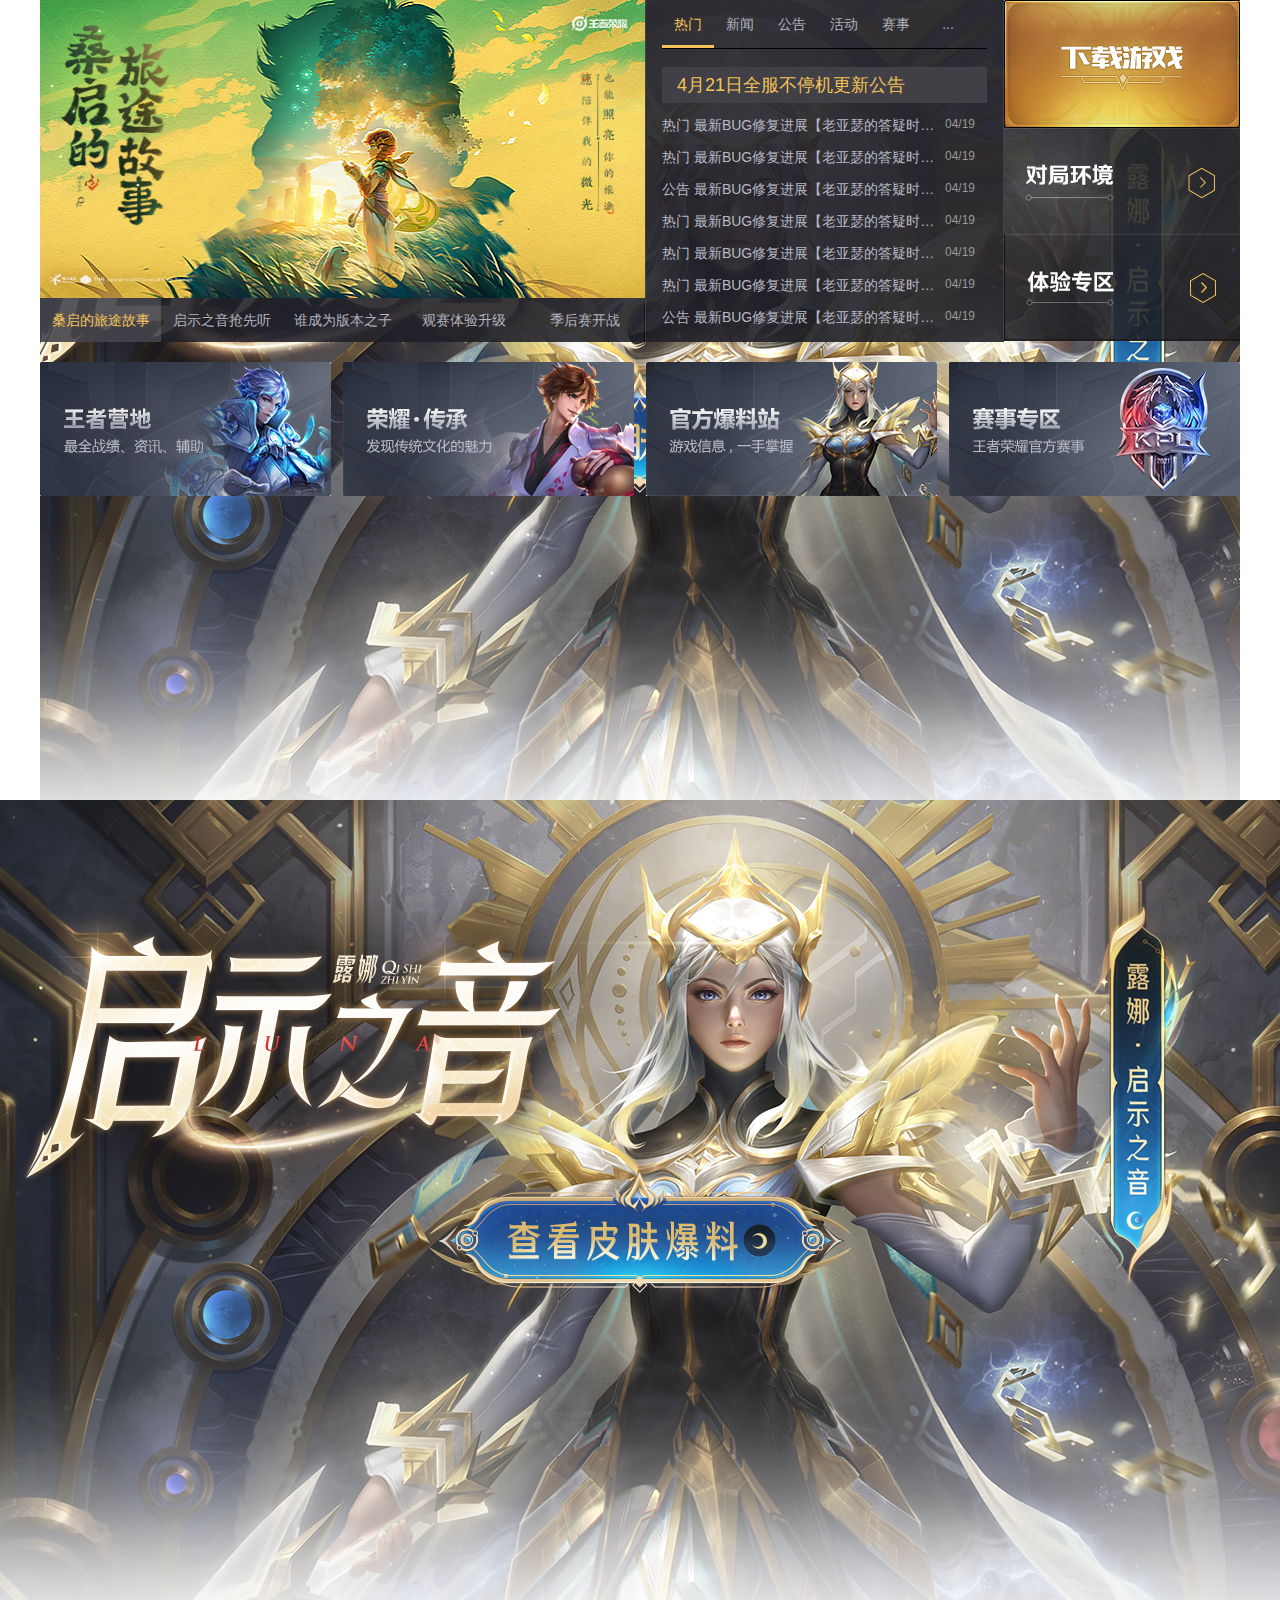
<file: main-sec1.html>
<!DOCTYPE html>
<html lang="en">

<head>
  <meta charset="UTF-8">
  <meta http-equiv="X-UA-Compatible" content="IE=edge">
  <meta name="viewport" content="width=device-width, initial-scale=1.0">
  <title>honorOfKing-main</title>
  <link rel="stylesheet" href="./css/reset.css">
  <link rel="stylesheet" href="./css/common.css">
  <link rel="stylesheet" href="./css/main-sec1.css">
</head>

<body>
  <!-- main -->
  <div class=" main main_wrap">
    <!-- main-section1 -->
    <div class="main-sec1">
      <!-- main-section1-top -->
      <div class="main-sec1-top">
        <div class="main-sec1-top-left">
          <!-- big pic sec -->
          <div class="sec1-topLeft-pic">
            <ul class="sec1-top-left-image">
              <li>
                <a href="">
                  <img src="./img/banner_01.jpeg" alt="">
                </a>
              </li>
              <li>
                <a href="">
                  <img src="./img/banner_01.jpeg" alt="">
                </a>
              </li>
              <li>
                <a href="">
                  <img src="./img/banner_01.jpeg" alt="">
                </a>
              </li>
            </ul>
            <ul class="sec1-top-left-bar">
              <li class="item active">
                <a href="#">桑启的旅途故事</a>
              </li>
              <li class="item">
                <a href="#">启示之音抢先听</a>
              </li>
              <li class="item">
                <a href="#">谁成为版本之子</a>
              </li>
              <li class="item">
                <a href="#">观赛体验升级</a>
              </li>
              <li class="item">
                <a href="#">季后赛开战</a>
              </li>
            </ul>
          </div>
          <!-- mid news sec -->
          <div class="sec1-topLeft-newsPart">
            <div class="sec1-topLeft-newsIcon">
              <ul class="sec1-topLeft-newsBar">
                <li class="item active">
                  <a href="">热门</a>
                </li>
                <li class="item">
                  <a href="">新闻</a>
                </li>
                <li class="item">
                  <a href="">公告</a>
                </li>
                <li class="item">
                  <a href="">活动</a>
                </li>
                <li class="item">
                  <a href="">赛事</a>
                </li>
                <li class="item more">
                  <a href="">...</a>
                </li>
              </ul>
            </div>
            <div class="sec1-topleft-newsNotice">
              <p class="">
                <a href="#">4月21日全服不停机更新公告</a>
              </p>
            </div>
            <div class="sec1-topLeft-newsDetail">
              <ul class="sec1-topLeft-newsList">
                <li class="item">
                  <a class="desc nowrap_ellipsis" href="#">
                    <i class="news_type news_type_hot">热门</i>
                    最新BUG修复进展【老亚瑟的答疑时间】
                  </a>
                  <span class="date">04/19</span>
                </li>
                <li class="item">
                  <a class="desc nowrap_ellipsis" href="#">
                    <i class="news_type news_type_hot">热门</i>
                    最新BUG修复进展【老亚瑟的答疑时间】
                  </a>
                  <span class="date">04/19</span>
                </li>
                <li class="item">
                  <a class="desc nowrap_ellipsis" href="#">
                    <i class="news_type news_type_notice">公告</i>
                    最新BUG修复进展【老亚瑟的答疑时间】
                  </a>
                  <span class="date">04/19</span>
                </li>
                <li class="item">
                  <a class="desc nowrap_ellipsis " href="#">
                    <i class="news_type news_type_hot">热门</i>
                    最新BUG修复进展【老亚瑟的答疑时间】
                  </a>
                  <span class="date">04/19</span>
                </li>
                <li class="item">
                  <a class="desc nowrap_ellipsis " href="#">
                    <i class="news_type news_type_hot">热门</i>
                    最新BUG修复进展【老亚瑟的答疑时间】
                  </a>
                  <span class="date">04/19</span>
                </li>
                <li class="item">
                  <a class="desc nowrap_ellipsis" href="#">
                    <i class="news_type news_type_hot">热门</i>
                    最新BUG修复进展【老亚瑟的答疑时间】
                  </a>
                  <span class="date">04/19</span>
                </li>
                <li class="item">
                  <a class="desc nowrap_ellipsis" href="#">
                    <i class="news_type news_type_notice">公告</i>
                    最新BUG修复进展【老亚瑟的答疑时间】
                  </a>
                  <span class="date">04/19</span>
                </li>
              </ul>
            </div>
          </div>
        </div>
        <div class="main-sec1-top-right">
          <a href="#"></a>
          <a href="#"></a>
          <a href="#"></a>
        </div>
      </div>

      <!-- main-section2-bottom -->
      <div class="main-sec1-bottom">
        <ul class="main-sec1-bottom-imgBar">
          <li class="item">
            <a href="#">
              <img src="./img/entrance_01.jpg" alt="">
            </a>
          </li>
          <li class="item">
            <a href="#">
              <img src="./img/entrance_02.png" alt="">
            </a>
          </li>
          <li class="item">
            <a href="#">
              <img src="./img/entrance_03.jpg" alt="">
            </a>
          </li>
          <li class="item">
            <a href="#">
              <img src="./img/entrance_04.png" alt="">
            </a>
          </li>
        </ul>
      </div>
    </div>

    <!-- main-section2 -->
    <div class="main-sec2"></div>

  </div>

  <!-- main -->




</body>

</html>

 <div class="main main_wrapper">
    
  </div>







</div>
</file>
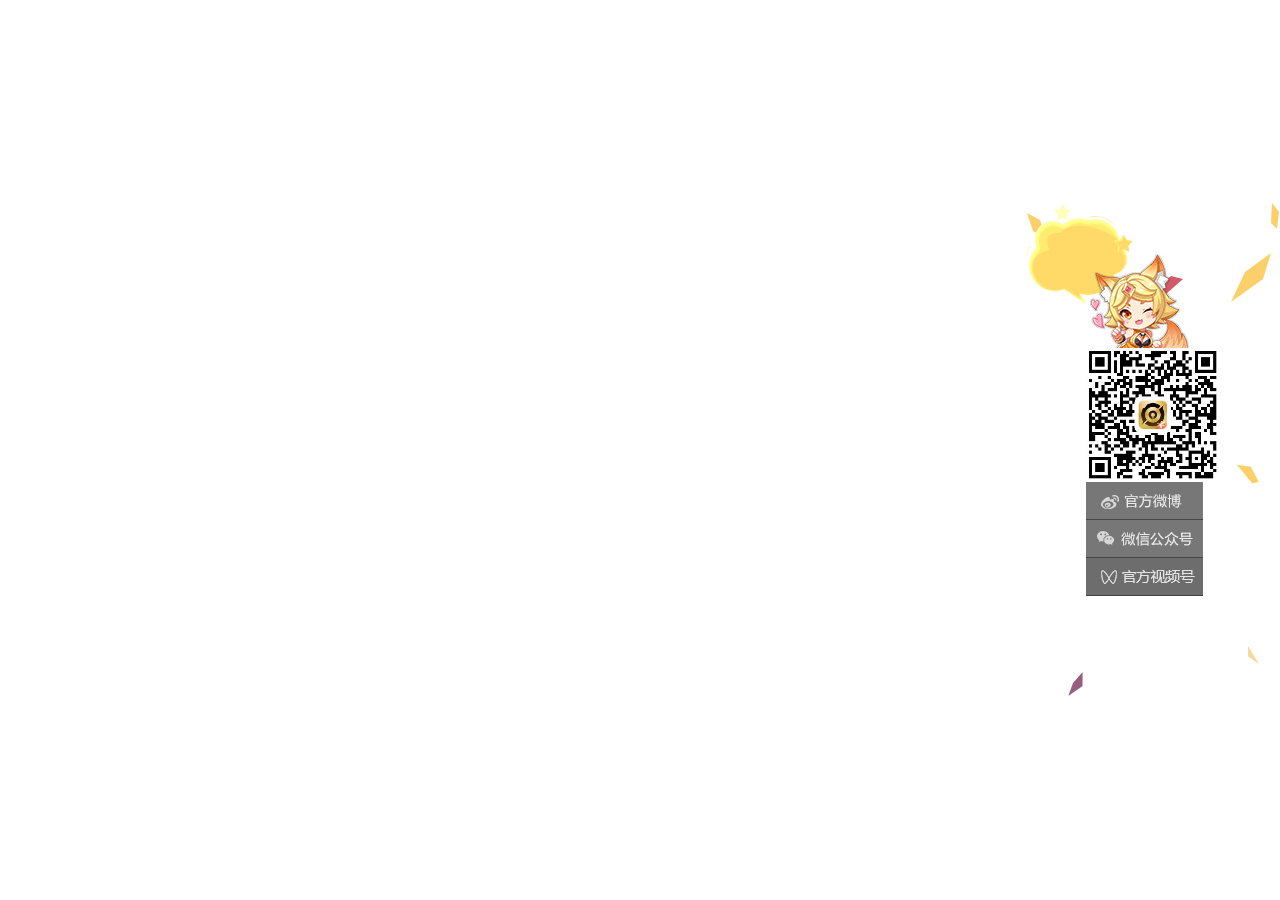
<file: page-float.html>
<!DOCTYPE html>
<html lang="en">
<head>
  <meta charset="UTF-8">
  <meta http-equiv="X-UA-Compatible" content="IE=edge">
  <meta name="viewport" content="width=device-width, initial-scale=1.0">
  <title>honorOFKing-Cartoon</title>
  <link rel="stylesheet" href="./css/reset.css">
  <link rel="stylesheet" href="./css/common.css">
  <link rel="stylesheet" href="./css/page-float.css">
</head>
<body>
  <div class="pageFloat">
    <div class="girl">
      <img src="./img/right_dj.png" alt="">
    </div>
    <div class="downpart">
      <img class="code" src="./img/right_code.webp" alt="">
      <ul class="social">
        <li class="wb right_sprite"></li>
        <li class="wx right_sprite"></li>
        <li class="sp right_sprite"></li>
      </ul>
    </div>
   

  </div>
</body>
</html>
</file>
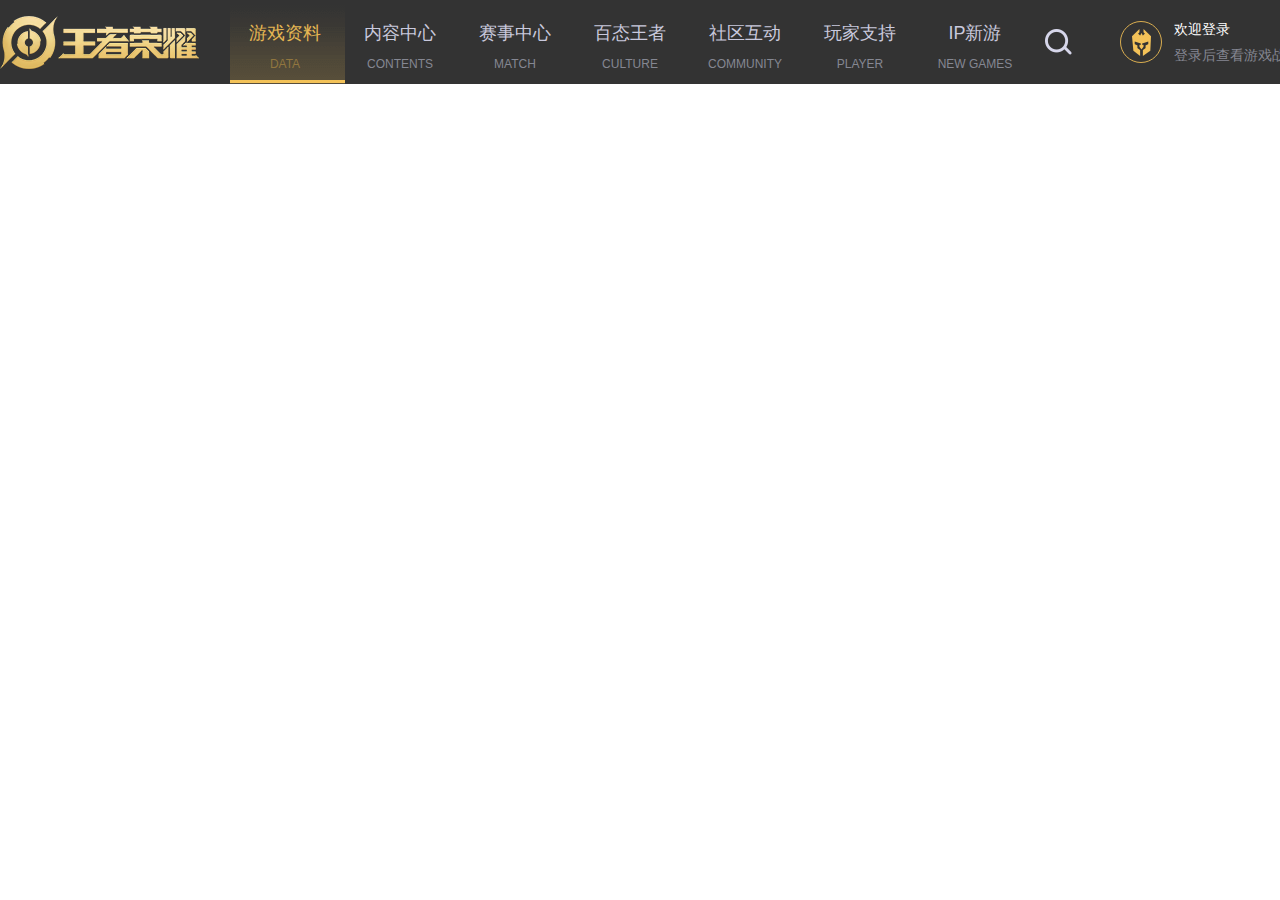
<file: page-header.html>
<!DOCTYPE html>
<html lang="en">

<head>
  <meta charset="UTF-8">
  <meta http-equiv="X-UA-Compatible" content="IE=edge">
  <meta name="viewport" content="width=device-width, initial-scale=1.0">
  <title>honorOfKing-header</title>
  <link rel="stylesheet" href="./css/reset.css">
  <link rel="stylesheet" href="./css/common.css">
  <link rel="stylesheet" href="./css/page-header.css">
  <link rel="stylesheet" href="./css/">
</head>

<body>
  <!-- header -->
  <div class="header">
    <div class="header_wrap">
      <!-- header-left -->
      <div class="header-left">
        <h2 class="header-logo">
          <a href="#">王者荣耀</a>
        </h2>
        <ul class="header-bar">
          <li class="header-bar-options active">
            <a href="#">
              游戏资料
              <span class="header-bar-options-desc">DATA</span>
            </a>
          </li>
          <li class="header-bar-options">
            <a href="#">
              内容中心
              <span class="header-bar-options-desc">CONTENTS</span>
            </a>
          </li>
          <li class="header-bar-options">
            <a href="#">
              赛事中心
              <span class="header-bar-options-desc">MATCH</span>
            </a>
          </li>
          <li class="header-bar-options">
            <a href="#">
              百态王者
              <span class="header-bar-options-desc">CULTURE</span>
            </a>
          </li>
          <li class="header-bar-options">
            <a href="#">
              社区互动
              <span class="header-bar-options-desc">COMMUNITY</span>
            </a>
          </li>
          <li class="header-bar-options">
            <a href="#">
              玩家支持
              <span class="header-bar-options-desc">PLAYER</span>
            </a>
          </li>
          <li class="header-bar-options">
            <a href="#">
              IP新游
              <span class="header-bar-options-desc">NEW GAMES</span>
            </a>
          </li>
        </ul>
        <div class="header-left-search">
          <a href="#"></a>
        </div>
      </div>
      <!-- header-right -->
      <div class="header-right">
        <a class="header-right-levelIcon" href="#">
          <img src="./img/header_login.png" alt="">
        </a>
        <div class="header-right-login">
          <a href="#">欢迎登录</a>
          <p>登录后查看游戏战绩</p>
        </div>
      </div>
    </div>
    <div class="header-show">
      <div class="header-show-box">
        <dl class="list">
          <dd class="item">
            <a href="#">
              <i class="icon_sprite icon_sprite_guard"></i>
              版本介绍</a>
          </dd>
          <dd class="item">
            <a href="#">
              <i class="icon_type icon_type_hot"></i>
              游戏介绍
            </a>
          </dd>
          <dd class="item">
            <a href="#">英雄资料</a>
          </dd>
          <dd class="item">
            <a href="#">爆料站</a>
          </dd>
          <dd class="item">
            <a href="#">
              <i class="icon_type icon_type_fans"></i>
              世界观体验站
            </a>
          </dd>
          <dd class="item">
            <a href="#">游戏壁纸</a>
          </dd>
        </dl>
        <dl class="list">
          <dd class="item">
            <a href="#">版本介绍</a>
          </dd>
          <dd class="item">
            <a href="#">
              <i class="icon_type icon_type_hot"></i>
              游戏介绍
            </a>
          </dd>
          <dd class="item">
            <a href="#">英雄资料</a>
          </dd>
          <dd class="item">
            <a href="#">爆料站</a>
          </dd>
          <dd class="item">
            <a href="#">
              <i class="icon_type icon_type_fans"></i>
              世界观体验站
            </a>
          </dd>
          <dd class="item">
            <a href="#">游戏壁纸</a>
          </dd>
        </dl>
        <dl class="list">
          <dd class="item">
            <a href="#">版本介绍</a>
          </dd>
          <dd class="item">
            <a href="#">
              <i class="icon_type icon_type_hot"></i>
              游戏介绍
            </a>
          </dd>
          <dd class="item">
            <a href="#">英雄资料</a>
          </dd>
          <dd class="item">
            <a href="#">爆料站</a>
          </dd>
          <dd class="item">
            <a href="#">
              <i class="icon_type icon_type_fans"></i>
              世界观体验站
            </a>
          </dd>
          <dd class="item">
            <a href="#">游戏壁纸</a>
          </dd>
        </dl>
        <dl class="list">
          <dd class="item">
            <a href="#">
              <i class="icon_sprite icon_sprite_hot"></i>
              版本介绍
            </a>
          </dd>
          <dd class="item">
            <a href="#">
              <i class="icon_type icon_type_hot"></i>
              游戏介绍
            </a>
          </dd>
          <dd class="item">
            <a href="#">英雄资料</a>
          </dd>
          <dd class="item">
            <a href="#">爆料站</a>
          </dd>
          <dd class="item">
            <a href="#">
              <i class="icon_sprite icon_sprite_fans"></i>
              世界观体验站
            </a>
          </dd>
          <dd class="item">
            <a href="#">游戏壁纸</a>
          </dd>
        </dl>
        <dl class="list">
          <dd class="item">
            <a href="#">版本介绍</a>
          </dd>
          <dd class="item">
            <a href="#">
              <i class="icon_type icon_type_hot"></i>
              游戏介绍
            </a>
          </dd>
          <dd class="item">
            <a href="#">英雄资料</a>
          </dd>
          <dd class="item">
            <a href="#">爆料站</a>
          </dd>
          <dd class="item">
            <a href="#">
              <i class="icon_type icon_type_fans"></i>
              世界观体验站
            </a>
          </dd>
          <dd class="item">
            <a href="#">游戏壁纸</a>
          </dd>
        </dl>
        <dl class="list">
          <dd class="item">
            <a href="#">版本介绍</a>
          </dd>
          <dd class="item">
            <a href="#">
              <i class="icon_type icon_type_hot"></i>
              游戏介绍
            </a>
          </dd>
          <dd class="item">
            <a href="#">英雄资料</a>
          </dd>
          <dd class="item">
            <a href="#">爆料站</a>
          </dd>
          <dd class="item">
            <a href="#">
              <i class="icon_sprite icon_sprite_guard"></i>
              世界观体验站
            </a>
          </dd>
          <dd class="item">
            <a href="#">游戏壁纸</a>
          </dd>
        </dl>
        <dl class="list">
          <dd class="item">
            <a href="#">版本介绍</a>
          </dd>
          <dd class="item">
            <a href="#">
              <i class="icon_type icon_type_hot"></i>
              游戏介绍
            </a>
          </dd>
          <dd class="item">
            <a href="#">英雄资料</a>
          </dd>
          <dd class="item">
            <a href="#">爆料站</a>
          </dd>
          <dd class="item">
            <a href="#">
              <i class="icon_type icon_type_fans"></i>
              世界观体验站
            </a>
          </dd>
          <dd class="item">
            <a href="#">游戏壁纸</a>
          </dd>
        </dl>
      </div>
    </div>
  </div>
  <!-- header -->

</body>
</html>
</file>
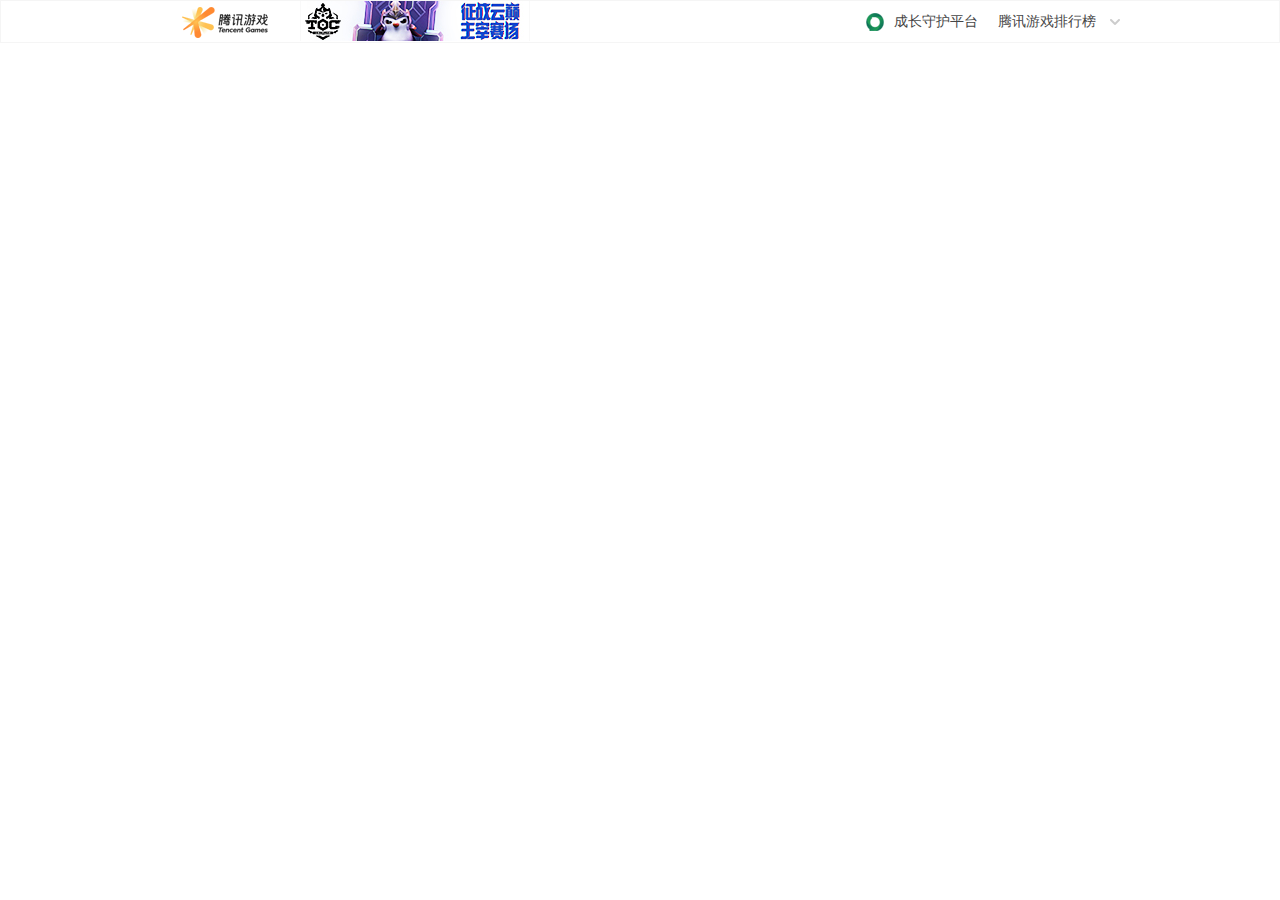
<file: page-top.html>
<!DOCTYPE html>
<html lang="en">

<head>
  <meta charset="UTF-8">
  <meta http-equiv="X-UA-Compatible" content="IE=edge">
  <meta name="viewport" content="width=device-width, initial-scale=1.0">
  <title>honorOfKing-top</title>
  <link rel="stylesheet" href="./css/reset.css">
  <link rel="stylesheet" href="./css/common.css">
  <link rel="stylesheet" href="./css/page-top.css">
</head>

<body>
  <!-- top bar area -->
  <div class="top">
    <div class="top_wrap">
      <div class="top-left">
        <h2 class="top-left-logo">
          <a class="top-logo-icon" href="#">腾讯游戏</a>
        </h2>
        <div class="top-left-game" href="#">
          <a class="reco-game" href="#">
            <img class="reco-game-img" src="./img/recommend_game.jpg" alt="">
          </a>
          <a class="reco-ads" href="#">
            <img class="reco-ads-img" src="./img/recommend_ad.jpg" alt="">
          </a>
        </div>
      </div>
      <div class="top-right">
        <div class="top-right-spanLeft">
          <a href="#">
            <i class="icon-grow top_sprite top_i"></i>
            成长守护平台
          </a>
        </div>
        <div class="top-right-spanRight">
          <a href="#">
            腾讯游戏排行榜
            <i class="icon-drag top_sprite top_i"></i>
            <div class="dropdown">
              <iframe src="https://game.gtimg.cn/images/js/title/title_game_rank.html" frameborder="0"></iframe>
            </div>
          </a>
        </div>
      </div>
    </div>
  </div>
  <!-- top bar area -->
</body>

</html>
</file>
<file: css/common.css>
/* body*/
body {
  font: 14px/1.5 "Microsoft YaHei",Tahoma,"simsun",sans-serif;
  color: #333;
}

/* main layout */
.main {
  height: 800px;
  background: url(../img/main_bg.jpg) no-repeat center top;
}

.top_wrap {
  width: 980px;
  margin: 0 auto;
}

.header_wrap {
  width: 1300px;
  margin: 0 auto;
}

.main_wrap {
  width: 1200px;
  margin: 0 auto;
}

/* header layout */
.main_sec2_header{
  display: flex;
  justify-content: space-between;
  width: 872px;
  height: 33px;
  line-height: 33px;
  margin-bottom: 12px;
}

.header_left {
  display: flex;
  /* padding-left: 30px; */
  font-size: 22px;
  color: #323235;
}

.header_left::before{
  content: "";
  display: inline-block;
  width: 33px;
  height: 33px; 
  background-image: url(../img/main_sprite.png);
}

.header_right{
  display: flex;
  align-items: center;
  padding-left: 22px;
}

.header_right::before{
  content: "";
  display: inline-block;
  width: 21px;
  height: 21px;
  background-image: url(../img/main_sprite.png);
  background-position:  -252px 4px;;
}



/* top-sprit */
.top_sprite {
  width: 30px;
  height: 30px;
  background: url(../img/top_sprite.png) no-repeat;
}

.top_i {
  display: inline-block;
  vertical-align: middle;

}


/* Signal video */

.video_block {
  display: flex;
  justify-content: space-between;
  /* flex-flow: row nowrap; */
  flex-wrap: wrap;
}

.video_item {
  width: 212px;
  margin-bottom: 20px;

}

.video_point {
  display: block;
  width: 100%;
}

.video_top{
  position: relative;
  border-radius: 3px;
  overflow: hidden;
}

.video_img {
  width: 100%;
}

.video_img_desc {
  display: flex;
  justify-content: space-between;
  position: absolute;
  bottom: 0;
  left: 0;
  right: 0;
  height: 22px;
  padding: 0 10px;
  line-height: 22px;
  color: #fff;
  font-size: 12px;
  background-color: rgba(0,0,0,.6);
}

.video_img_desc_left {
  padding-left: 16px;
  background: url(./img/main_sprite.png) no-repeat -256px -59px;
}

.video_img_cover {
  position: absolute;
  left: 0;
  right: 0;
  top: 0;
  bottom: 0;
  width: 212px;
  height: 129px;
  background-color: rgba(0,0,0,.6);
  opacity: 0;
}

.video_item .album .cover {
  transition: all 300ms ease-in;
}

.video_top:hover .video_img_cover,
.video_top:hover .video_img_cover::after {
  animation: itemCoverAnim 300ms ease-in forwards;
}

@keyframes itemCoverAnim {
  from {
    opacity: 0;
  }
  to {
    opacity: 1;
  }
}

.video_img_cover::after {
  content: "";
  display: block;
  position: absolute;
  left: 50%;
  top: 50%;
  transform: translate(-50%, -50%);
  width: 40px;
  height: 40px;
  background: url(../img/main_sprite.png) no-repeat -192px -64px;
  opacity: 1;
}

.video_desc {
  height: 42px;
  margin-top: 8px;


  display: -webkit-box;
  -webkit-line-clamp: 2;
  -webkit-box-orient: vertical;
  text-overflow: ellipsis;
  overflow: hidden;
  
}



.sec_content_tab {
  height: 32px;
  background-color: #f5f5f5;
}

.sec_content_tabBar {
  display: flex;
}

.sec_content_tab .item {
  height: 32px;
  box-sizing: border-box;
  border-bottom: 3px solid transparent;
}

.sec_content_tab .line {
  line-height: 32px;
  color: #e1e1e1;
}

.sec_content_tab a {
  display: block;
  text-align: center;
  line-height: 32px;
  color: #999;
  cursor: pointer;
}

.sec_content_tab .item:hover,
.sec_content_tab .item.active {
  border-bottom-color: #f3c258;
}

.signal_eclipes {
  white-space: nowrap;
  text-overflow: ellipsis;
  overflow: hidden;
}
.mutil-eclipes {
  display: -webkit-box;
  -webkit-line-clamp: 2;
  -webkit-box-orient: vertical;
  text-overflow: ellipsis;
  overflow: hidden;
}

/* icon_type */

.icon_sprite {
  display: inline-block;
  width: 24px;
  height: 24px;
  margin-right: 2px;
  vertical-align: middle;
  background: url(../img/main_sprite.png) no-repeat;
}

.icon_sprite_hot {
  background-position: -162px -67px;
}

.icon_sprite_fans {
  background-position: -135px -68px;
}

.icon_sprite_guard {
  background-position: -134px -5px;
}


.right_sprite {
  display: block;
  width: 117px;
  height: 38px;
  background: url(../img/right_all.png) no-repeat;
}
</file>
<file: css/main-sec1.css>
/* main-part layout */
.main {
}

.main  .link {
  display: block;
  height: 440px;

  margin: 8px auto 10px;

}

/* section1 - top */
.main-sec1-top {
  display: flex;
  height: 342px;
}

/* section1-top-left */
/* sec1-topLeft-pictures */
.main-sec1-top-left {
  display: flex;
  flex: 1;
  background: url(../img/news_bg.png) no-repeat;
}

.sec1-topLeft-pic {
  width: 605px;
}

.main .sec1-top-left-image {
  display: flex;
  overflow: hidden;
}

.main .sec1-top-left-image li {
  flex-shrink: 0;
  width: 100%;
}

.main .sec1-top-left-image li a {
  display: block;
}

.main .sec1-top-left-image a img {
  width: 100%;
}

.main .sec1-top-left-bar {
  display: flex;
  height: 44px;
  line-height: 44px;
}

.main .sec1-top-left-bar li a {
  display: block;
  width: 121px;
  text-align: center;
  color: #b1b2be;
}

.main .sec1-top-left-bar .item.active a,
.main .sec1-top-left-bar .item:hover a {
  color: #f3c258;
  background-color: rgba(255, 255, 255, 0.15);
}

/* sec1-topLeft-news */
.sec1-topLeft-newsPart {
  flex: 1;
  padding: 0 17px;
}

.sec1-topLeft-newsIcon {
  box-sizing: border-box;
  height: 49px;
  border-bottom: 1px solid #000;
}

.sec1-topLeft-newsBar {
  display: flex;
}

.sec1-topLeft-newsBar a {
  display: block;
  box-sizing: border-box;
  width: 52px;
  height: 48px;
  color: #b1b2be;
  line-height: 48px;
  text-align: center;
  transition: border-bottom 200ms ease-in;
}

.sec1-topLeft-newsBar .item.active a,
.sec1-topLeft-newsBar .item:hover a {
  color: #f3c258;
  border-bottom: 3px solid #f3c258;
}

.sec1-topleft-newsNotice {
  height: 36px;
  margin-top: 18px;
  padding: 0 15px;
  background-color: #414046;
}

.sec1-topleft-newsNotice a {
  display: block;
  height: 36px;
  line-height: 36px;
  font-size: 18px;
  color: #f3c258;
  /* white-space: nowrap;
  text-overflow: ellipsis;
  overflow: hidden; */
}

/* news list */
.sec1-topLeft-newsDetail {
  margin-top: 12px;
}

.sec1-topLeft-newsList .item{
  display: flex;
  margin-bottom: 11px;
  height: 21px;
}

.sec1-topLeft-newsList a {
  display: block;
  width: 275px;
  color: #b8b9c5;      
  white-space: nowrap;
  text-overflow: ellipsis;
  overflow: hidden;
}

.sec1-topLeft-newsList .date {
  flex: 1;
  box-sizing: border-box;
  padding: 0 8px;
  font-size: 12px;
  color: #999;
}

/* section1-top-download */
.main-sec1-top-right {
  width: 236px;
}

.main-sec1-top-right a {
  display: block;
  background: url(../img/main_sprite.png) no-repeat;
}

.main-sec1-top-right a:first-child {
  height: 128px;
  background-position: 0 -219px;
}

.main-sec1-top-right a:nth-child(2) {
  height: 106px;
  background-position: 0 -350px;
}

.main-sec1-top-right a:last-child {
  height: 108px;
  background-position: 0 -461px;
}

/* section1-bottom */
.main-sec1-bottom {
  margin-top: 20px;
  height: 134px;
}

.main-sec1-bottom-imgBar {
  display: flex;
  justify-content: space-between;
}

.main-sec1-bottom-imgBar .item {
  width: 291px;
  height: 134px;
}

.main-sec1-bottom-imgBar a {
  display: block;
  overflow: hidden;
}

.main-sec1-bottom-imgBar a img {
  width: 100%;
  height: 100%;
  transition: transform 400ms ease;
}

.main-sec1-bottom-imgBar a:hover img {
  transform: scale(1.1);
}
</file>
<file: css/page-float.css>
.pageFloat {
  position: fixed;
  top: 50%;
  transform: translate(0, -50%);
  right: 0;
  width: 254px;
  height: 494px;
  background: url(../img/right_nav_bg.png) no-repeat;
}

.pageFloat .downpart {
  padding: 0 60px;
}

.pageFloat .downpart .code {
  width: 100%;
}

.right-nav .right-list {
  position: relative;
  left: 60px;
}

.right-nav .right-list .item a {
  display: block;
  height: 100%;
}

.right-nav .right-list .item.code {
  height: 116px;
  text-align: center;
  background-position: 0 -3px;
}

.right-nav .right-list .item.code img {
  width: 111px;
  height: 110px;
  margin-top: 3px;
}

.pageFloat .social .right_sprite.wb {
  background-position: -122px -120px;
}

.pageFloat .social .right_sprite.wb:hover {
  background-position: -122px -240px;
}

.pageFloat .social .right_sprite.wx {
  background-position: -122px -160px;
}

.pageFloat .social .right_sprite.wx:hover {
  background-position: -122px -200px;
}

.pageFloat .social .right_sprite.sp {
  background-position: -122px 0;
}

.pageFloat .social .right_sprite.sp:hover {
  background-position: -122px -42px;
}
</file>
<file: css/page-header.css>
/* header */
.header {
  height: 84px;
  background-color: rgba(0,0,0,.8);
}

.header_wrap {
  display: flex;
  justify-content: space-between;
  height: 100%;
}

 /* header-left */
.header-left{
  display: flex;
}

.header-logo a{
  display: block;
  position: relative;
  top: 50%;
  transform: translate(0, -50%);
  width: 200px;
  height: 54px;
  text-indent: -9999px;
  background-image: url(../img/logo.png);
}

.header-bar {
  display: flex;
  margin-left: 30px;
}

.header-bar-options {
  width: 110px;
  padding-right: 5px;
}

.header-bar-options:hover,
.header-bar-options.active {
  background: url(../img/main_sprite.png) no-repeat 0 0;
}

.header-bar-options:hover a,
.header-bar-options.active a{
  color: #e4b653;
}

.header-bar-options:hover .header-bar-options-desc,
.header-bar-options.active .header-bar-options-desc {
  color: #91763f;
}

.header-bar-options a {
  display: block;
  padding-top: 20px;
  text-align: center;
  font-size: 18px;
  color: #c9c9dd;
}

.header-bar-options-desc {
  display: block;
  margin-top: 8px;
  font-size: 12px;
  color: #858792;
}

.header-left-search {
  margin-left: 10px;
}

.header-left-search a{
  display: block;
  position: relative;
  top: 50%;
  transform: translate(0, -50%);
  width: 27px;
  height: 26px;
  background: url(../img/nav_search.png);
}

 /* header-right */
.header-right{
  display: flex;
  align-items: center;
}

.header-right-levelIcon {
  display: block;
  width: 40px;
  height: 40px;
  border: 1px solid #d9ad50;
  border-radius: 50%;
}

.header-right-login {
  margin-left: 12px;
}

.header-right-login a{
  color: #fff;
}

.header-right-login p {
  margin-top: 5px;
  color: #858792;
}
/* header */

/* dropdown-menue */
.header .header-show {
  /* position: absolute;
  left: 0;
  right: 0;
  top: 84px; */
  height: 0px;
  background-color: rgba(0,0,0,.7);
  overflow: hidden;
}

.header:hover .header-show{
animation: dropdownlist 300ms ease forwards;
  /* height: 285px; */
}

.header-show-box {
  display: flex;
  box-sizing: border-box;
  width: 940px;
  height: 100%;
  padding: 15px 0 30px 50px;
  margin: 0 auto;
}

.header-show-box .list {
  width: 115px;
  padding-top: 5px;
  text-align: center;
}

.header-show-box .item {
  height: 30px;
  line-height: 30px;
}

.header-show-box .list .item a {
  color: #c9c9dd;    
}

.header-show-box .item a:hover {
  color: #f3c258;
  text-decoration: underline;
}
</file>
<file: css/page-top.css>
/* top layout */
.top {
  height: 41px;
  border: 1px solid #f5f5f5;
}

.top .top_wrap {
  height: 100%;
  display: flex;
  justify-content: space-between;
}

/* top left */
.top-left {
  display: flex;
  height: 100%;
}

.top-left-logo .top-logo-icon {
  position: relative;
  z-index: 111;
  display: block;
  height: 41px;
  width: 150px;
  text-indent: -9999px;
  background: url(../img/top_logo.png) no-repeat center center;
}

.top-left-game {
  position: relative;
}

.top-left-game .reco-game {
  display: block;
  width: 230px;
}

.top-left-game .reco-game-img {
  width: 100%;
}

.top-left-game .reco-ads {
  position: absolute;
  top: 0;
  left: -150px;
  width: 970px;
  height: 185px;
  display: none;
}

.top-left-logo .reco-ads-img {
  width: 100%;
  height: 100%;
}

.top-left-game:hover .reco-ads {
  display: block;
}

/* top right */
.top-right {
  display: flex;
}

.top-right a {
  display: block;
  height: 41px;
  line-height: 41px;
  color: #464646;
}

.top-right .icon-grow {
  background-position: -30px 0;
}

.top-right-spanRight {
  position: relative;
  margin-left: 20px;
}

.top-right .icon-drag {
  background-position: 0 0;
  transform: rotate(90deg);
  opacity: 0.2;
}

.top-right .dropdown {
  position: absolute;
  right: 0;
  display: none;
}

.top-right .dropdown iframe {
  width: 708px;
  height: 582px;
}

.top-right-spanRight:hover .dropdown {
  display: block;
}
</file>
